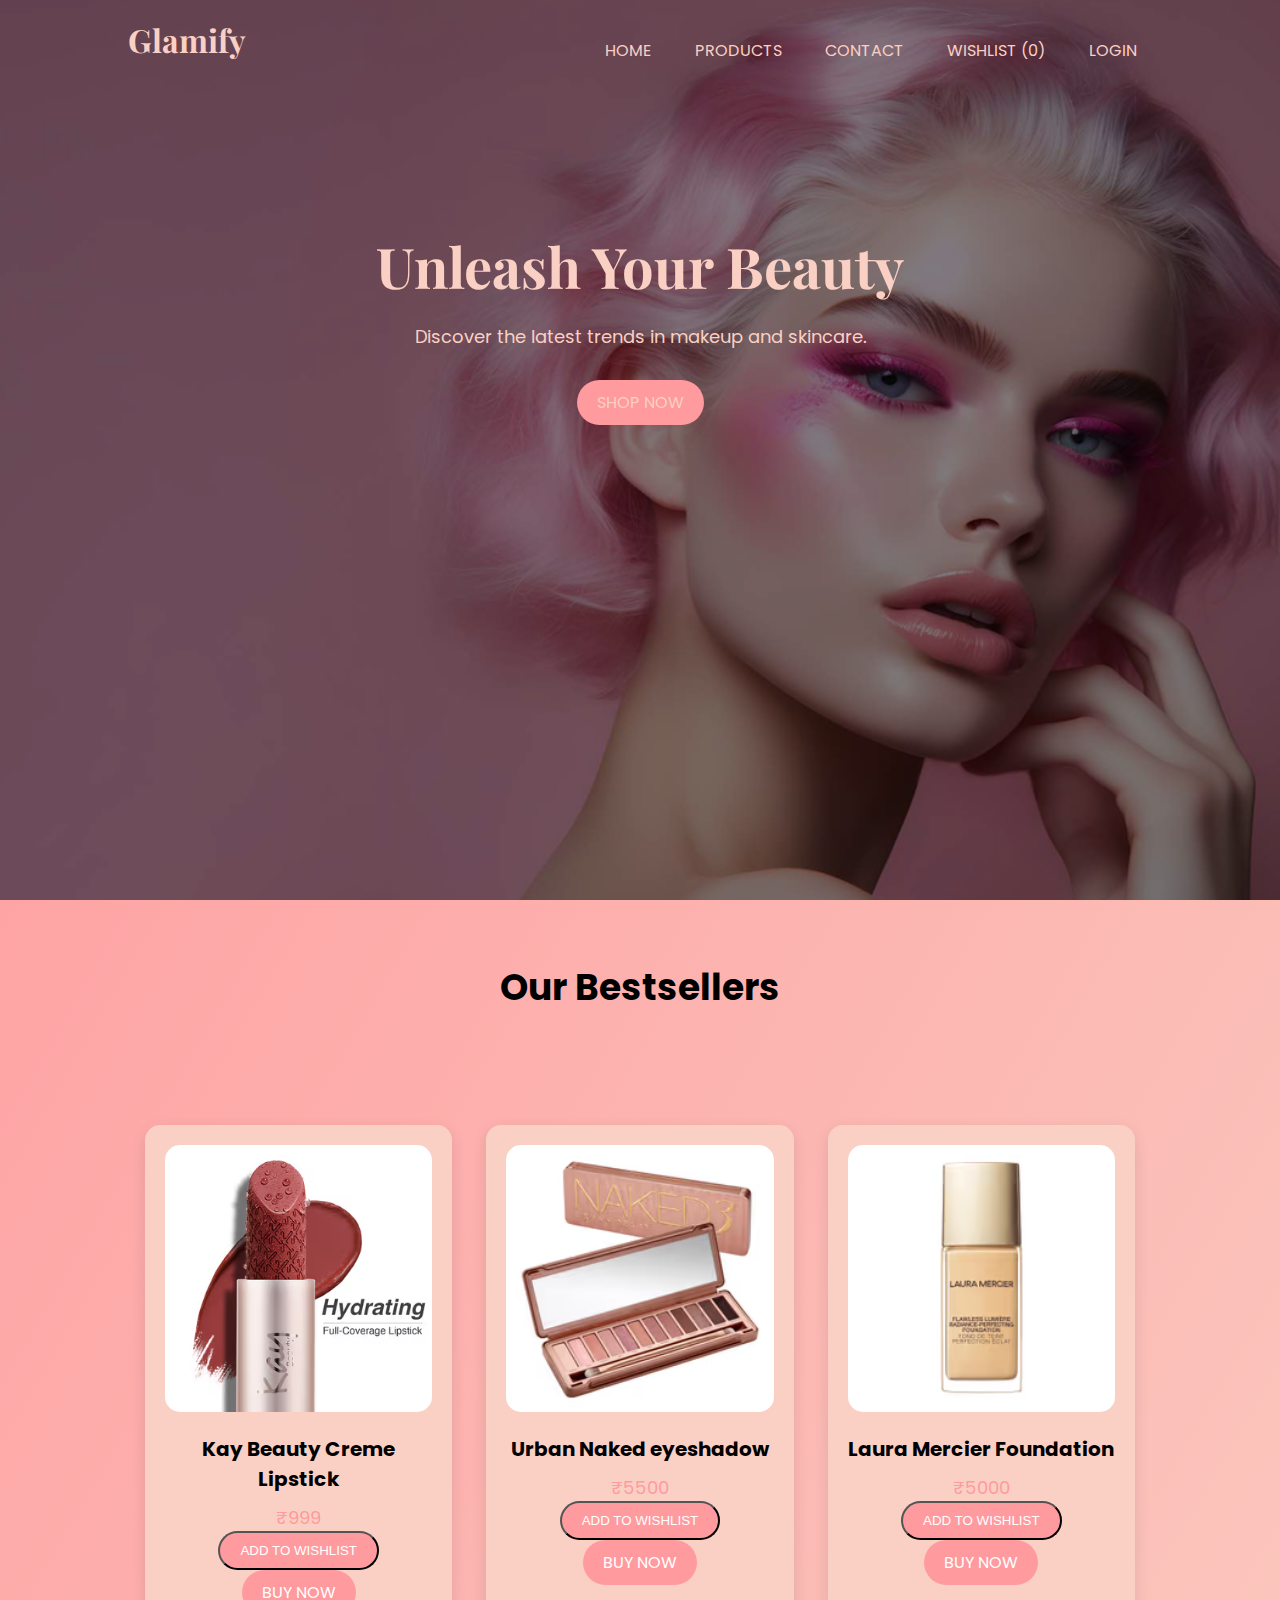
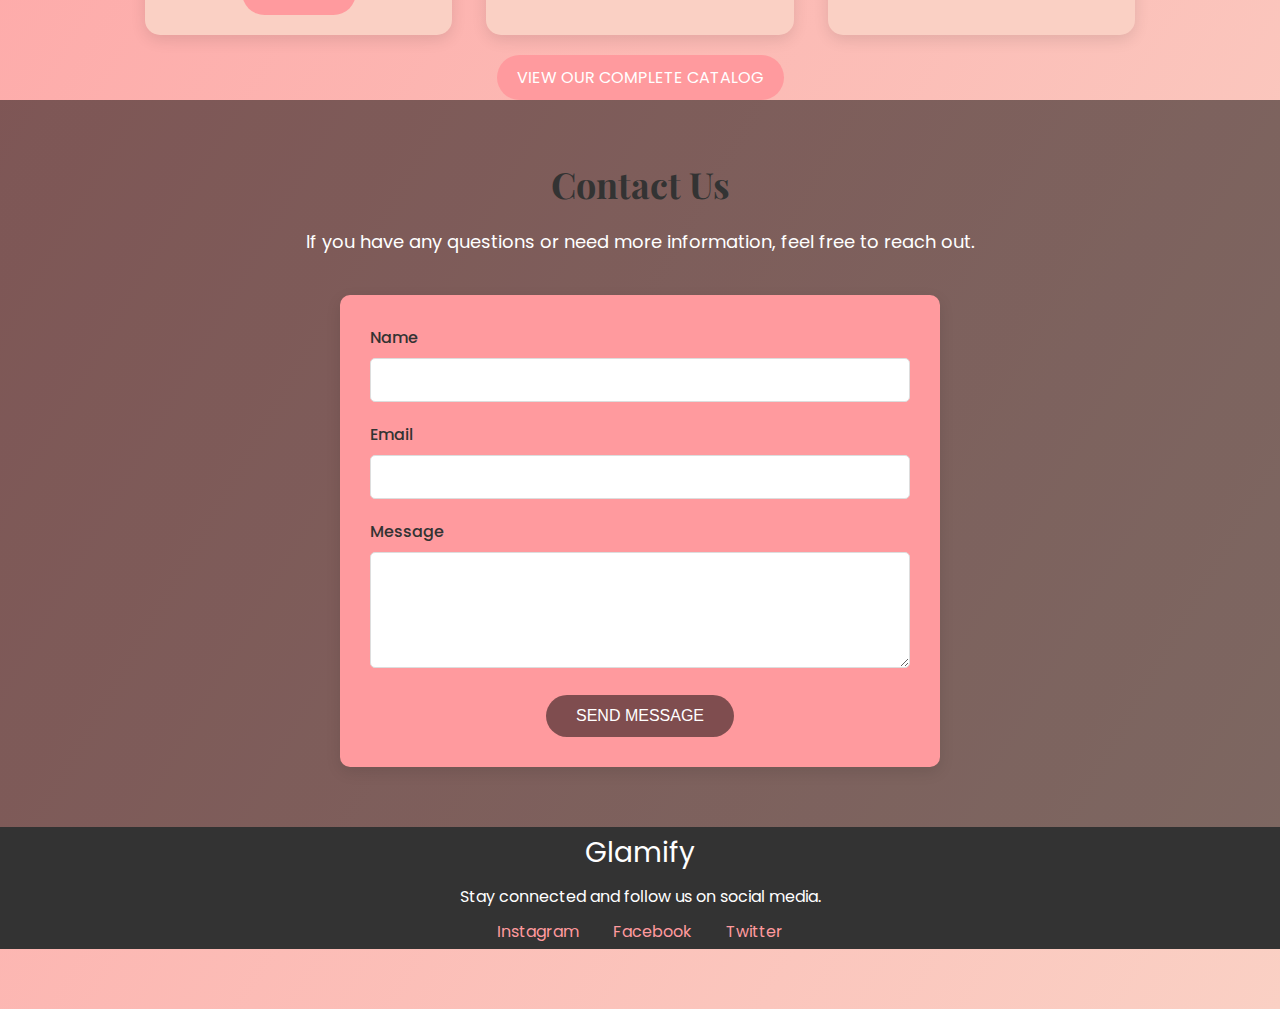
<file: index.html>
<!DOCTYPE html>
<html lang="en">
<head>
  <meta charset="UTF-8">
  <meta name="viewport" content="width=device-width, initial-scale=1.0">
  <meta http-equiv="X-UA-Compatible" content="IE=edge">
  <title>Glamify</title>
  <link rel="stylesheet" href="styles.css">
  <link href="https://fonts.googleapis.com/css2?family=Playfair+Display:wght@400;700&family=Poppins:wght@300;500&display=swap" rel="stylesheet">
</head>
<body>
  <header>
    <div class="container">
     <nav>
        <div class="logo">Glamify</div>
        <ul class="nav-links">
          <li><a href="#home">Home</a></li>
          <li><a href="catalog.html">Products</a></li>
        
          <li><a href="#contacts">Contact</a></li>
          <li><a href="wishlist.html" id="wishlist-icon">Wishlist <span id="wishlist-count">(0)</span></a></li>
          <li><a href="login.html" id="wishlist-icon">Login </a></li>
        
        </ul>
      </nav>
      <div class="hero" id ="home">
        <h1>Unleash Your Beauty</h1>
        <p>Discover the latest trends in makeup and skincare.</p>
        
        <a href="catalog.html" class="btn">Shop Now</a>
      </div>
    </div>
  </header>
<section class="products" id="products">
    <div class="container">
      <h2>Our Bestsellers</h2>
      <div class="product-grid">
        <div class="product-card">
          <img src="lipstick.avif" alt="Lipstick">
          <h3>Kay Beauty Creme Lipstick</h3>
          <p>₹999</p>
          <button class="btn wishlist-btn" onclick="addToWishlist('Kay Beauty Creme Lipstick', 999, 'lipstick.avif')">Add to Wishlist</button>
          <a href="https://www.nykaa.com/kay-beauty-signature-creme-lipstick-panache/p/16439255?productId=16439255&pps=4&skuId=14075611" target="_blank" class="btn">Buy Now</a>
        </div>
        <div class="product-card">
          <img src="eyeshadow.avif" alt="Eyeshadow">
          <h3>Urban  Naked eyeshadow</h3>
          <p>₹5500</p>
          <button class="btn wishlist-btn" onclick="addToWishlist('Urban Naked Eyeshadow',5500,'eyeshadow.avif')">Add to Wishlist</button>
          <a href="https://www.nykaa.com/urban-decay-naked-palette-3/p/12632941?productId=12632941&pps=1" target="_blank" class="btn">Buy Now</a>
        </div>
        <div class="product-card">
          <img src="foundation.avif" alt="Foundation">
          <h3>Laura Mercier Foundation</h3>
          <p>₹5000</p>
          <button class="btn wishlist-btn" onclick="addToWishlist('Laura Mercier Foundation',5000,'foundation.avifs')">Add to Wishlist</button>
          <a href="https://www.nykaa.com/laura-mercier-flawless-lumiere-foundation/p/17151260?productId=17151260&pps=3&skuId=17151209" target="_blank" class="btn">Buy Now</a>
        </div>
        
      </div>
      <script src="script.js"></script>
      
      <div class ="new">
        
      <p><a href="catalog.html" class="btn">View Our Complete Catalog</a></p>
    </div>
    </div>
  
    <section id="contacts" class="contacts">
      <div class="container">
        <h2>Contact Us</h2>
        <p>If you have any questions or need more information, feel free to reach out.</p>
        <form class="contact-form"  method="POST" form id="contacty">
          <div class="form-group">
            <label for="name">Name</label>
            <input type="text" id="name" name="name" required>
          </div>
          <div class="form-group">
            <label for="email">Email</label>
            <input type="email" id="email" name="email" required>
          </div>
          <div class="form-group">
            <label for="message">Message</label>
            <textarea id="message" name="message" rows="5" required></textarea>
          </div>
          <button type="submit" class="btn">Send Message</button>
        </form>
      </div>
    </section>
  <div id="wishlist-modal" style="display:none;">
    <div class="modal-content">
      <h3>Your Wishlist</h3>
      <ul id="wishlist-items"></ul>
      <button class="btn" onclick="closeWishlist()">Close</button>
    </div>
  </div>

 
  
    





    

   
  
<script src="https://cdn.emailjs.com/dist/email.min.js"></script>
<script type="text/javascript">
    (function(){
        emailjs.init("YUH1-BDvoNGEffAiD");  // Replace with your actual EmailJS user ID
    })();

    // Handling form submission
    document.getElementById('contacty').addEventListener('submit', function(event) {
        event.preventDefault(); // Prevent the default form submission

        // Send the form data to EmailJS
        emailjs.sendForm('service_rd17b9e','template_bflv74a', this)
            .then(function(response) {
                console.log('SUCCESS!', response.status, response.text);
                alert('SUCCESS! Message sent.');
            }, function(error) {
                console.log('FAILED...', error);
                alert('FAILED... ' + JSON.stringify(error));  // Display detailed error message
            });
    });
    // Function to update the wishlist count
function updateWishlistCount() {
  const wishlist = JSON.parse(localStorage.getItem("wishlist")) || [];
  document.getElementById("wishlist-count").textContent = `(${wishlist.length})`;
}

// Initialize the wishlist count on page load
document.addEventListener("DOMContentLoaded", updateWishlistCount);
</script>

  
  
  
 

  
 
  
   <footer>
    <div class="container">
      <div class="footer-info">
        <div class="footer-logo">Glamify</div>
        <p>Stay connected and follow us on social media.</p>
      </div>
      <div class="social-links">
        <a href="#">Instagram</a>
        <a href="#">Facebook</a>
        <a href="#">Twitter</a>
      </div>
    </div>
  </footer>
  
  
  
   
</body>
</html>
</file>
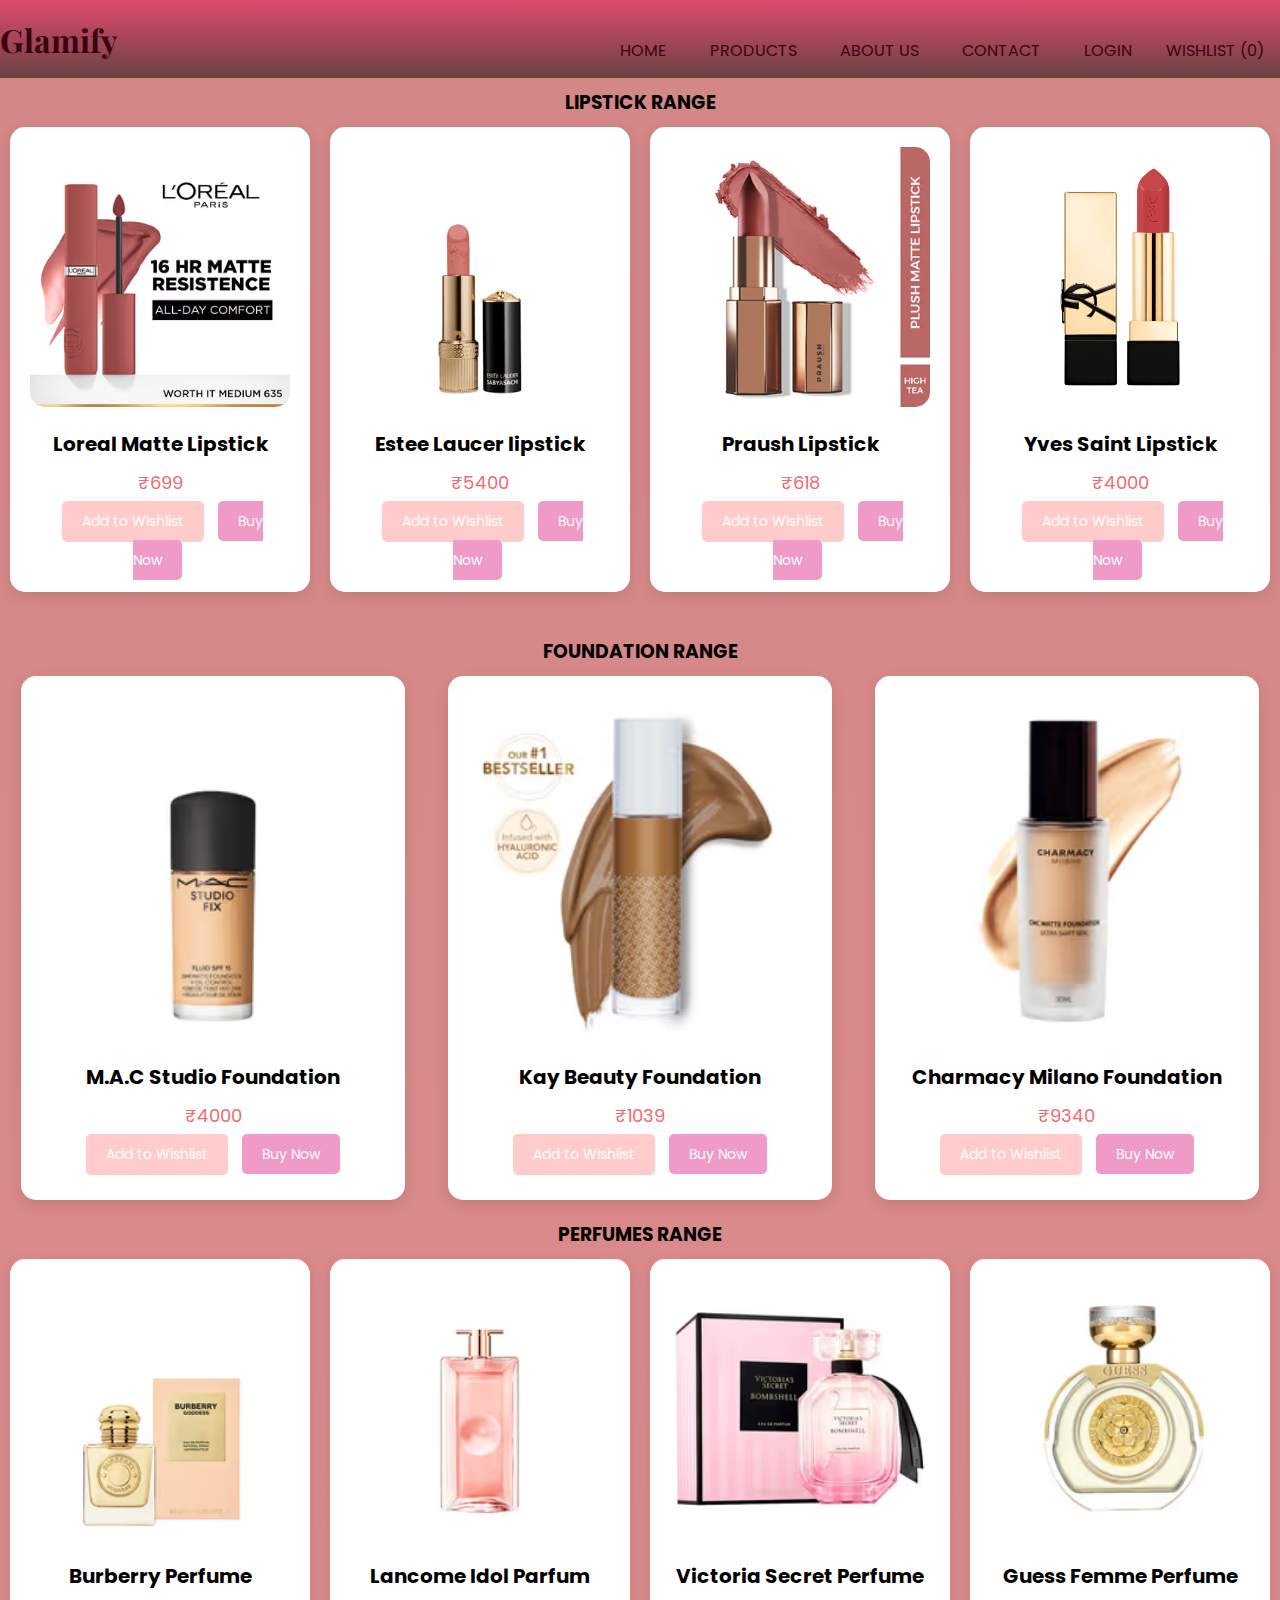
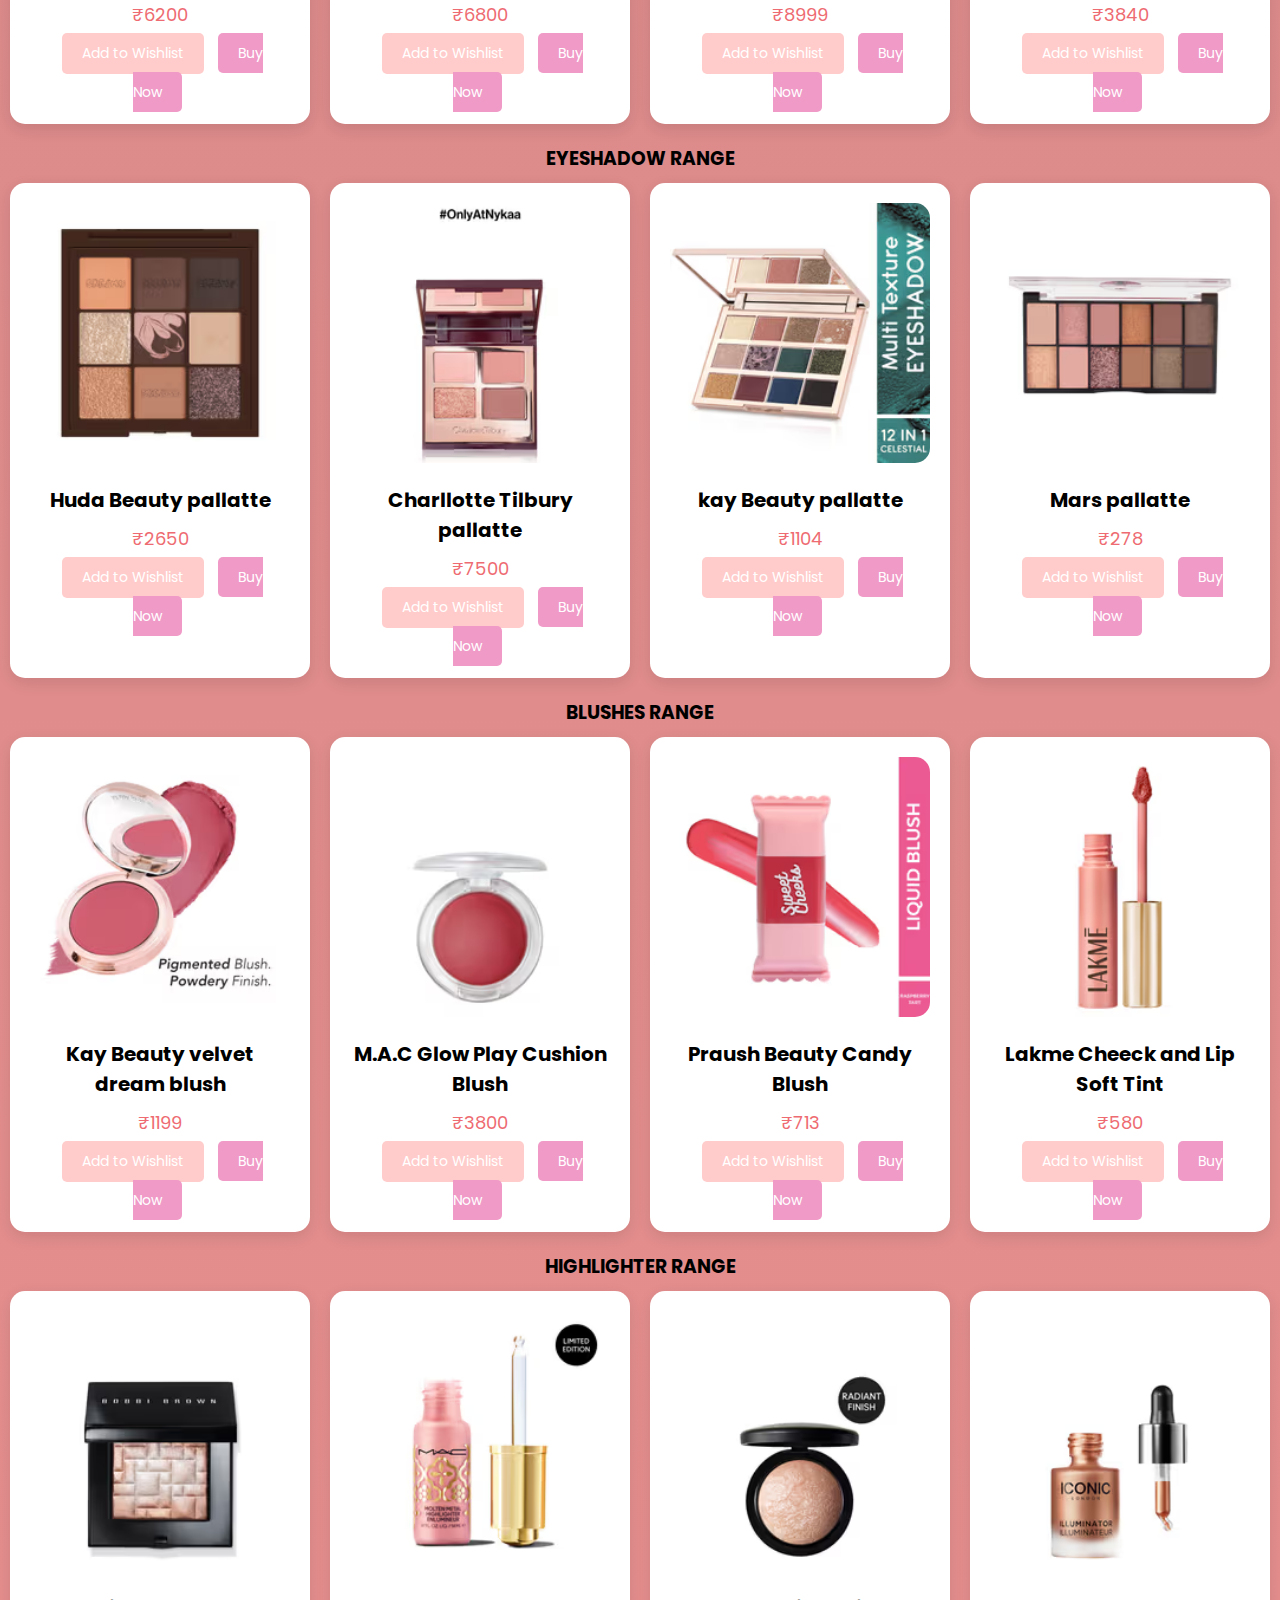
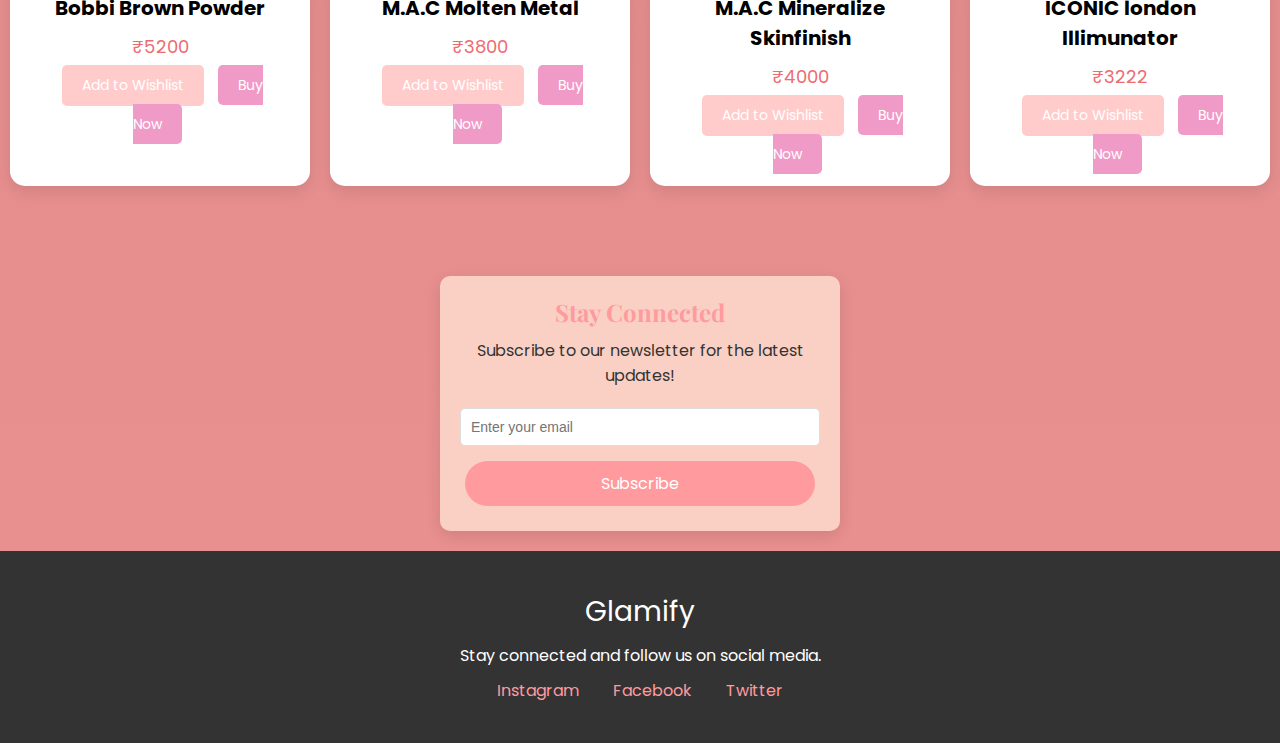
<file: catalog.html>
<!DOCTYPE html>
<html lang="en">
<head>
    <meta charset="UTF-8">
    <meta name="viewport" content="width=device-width, initial-scale=1.0">
    <title>Our Catalog</title>
    <link rel="stylesheet" href="styles_for_catalog.css">
  <link href="https://fonts.googleapis.com/css2?family=Playfair+Display:wght@400;700&family=Poppins:wght@300;500&display=swap" rel="stylesheet">
</head>
<body>
    <header>
        <div class="container">
         
          <nav>
            <div class="logo">Glamify</div>
            <ul class="nav-links">
              <li><a href="index.html">Home</a></li>
              <li><a href="index.html#products">Products</a></li>
              <li><a href="index.html#About">About Us</a></li>
              <li><a href="index.html#contacts">Contact</a></li>
              <li><a href="login.html" id="wishlist-icon">Login </a></li>
              <li><a href="wishlist.html" id="wishlist-icon">Wishlist <span id="wishlist-count">(0)</span></a></li>
             
             
            </ul>
          </nav>
        </header>
          <main>
            <div section class="products" id="products">
              <div class="container">
                <h3>LIPSTICK RANGE</h3>
                <div class="product-grid">
            <div class="product-card">
              <img src="lip2.avif" alt="lipstick">
              <h3>Loreal Matte Lipstick</h3>
              <p>₹699</p>
              <button class="btn wishlist-btn" onclick="addToWishlist('Loreal Matte Lipstick', 699, 'lipstick.avif')">Add to Wishlist</button>
              <a href="https://www.nykaa.com/l-oreal-paris-infallible-matte-resistance-liquid-lipstick/p/13168494?productId=13168494&pps=8&skuId=12769234" target="_blank" class="btn">Buy Now</a>
              </div>
              <div class="product-card">
                <img src="lip3.avif" alt="Lipstick">
                <h3>Estee Laucer lipstick</h3>
                <p>₹5400</p>
                <button class="btn wishlist-btn" onclick="addToWishlist('Estee Lauder Lipstick', 5400, 'lip3.avif')">Add to Wishlist</button>
                <a href="https://www.nykaa.com/estee-lauder-x-sabyasachi-limited-edition-lipstick-collection/p/12002663?productId=12002663&pps=2&skuId=12002659"target="_blank" class="btn">Buy Now</a>
              </div>
                <div class="product-card">
                  <img src="lip4.avif" alt="Lipstick">
                  <h3>Praush Lipstick</h3>
                  <p>₹618</p>
                  <button class="btn wishlist-btn" onclick="addToWishlist('Praush Lipstick', 618, 'lip3.avif')">Add to Wishlist</button>
                  <a href="https://www.nykaa.com/praush-formerly-plume-plush-matte-lipstick/p/8963415?productId=8963415&pps=1&skuId=8963361" target="_blank" class="btn">Buy Now</a>
                  </div>
                  <div class="product-card">
                    <img src="lip5.avif" alt="lipstick">
                    <h3>Yves Saint Lipstick</h3>
                    <p>₹4000</p>
                    <button class="btn wishlist-btn" onclick="addToWishlist('Yves SaintLipstick', 4000, 'lip3.avif')">Add to Wishlist</button>
                    <a href="https://www.nykaa.com/yves-saint-laurent-rouge-pur-couture-lipstick/p/16175557?productId=16175557&pps=1" target="_blank" class="btn">Buy Now</a>
                    </div>
                    </div>
                    <br>
                    
                    <div section class="products" id="products">
                      <div class="container">
                        <h3>FOUNDATION RANGE</h3>
                        <div class="product-grid">
                  
                    <div class="product-card">
                      <img src="foun1.avif" alt="foundation">
                      <h3>M.A.C Studio Foundation</h3>
                      <p>₹4000</p>
                      <button class="btn wishlist-btn" onclick="addToWishlist('M.A.C Studio Foundation', 4000, 'lip3.avif')">Add to Wishlist</button>
                      <a href="https://www.nykaa.com/m-a-cstudio-fix-fluid-spf-15-foundation/p/14327558?productId=14327558&pps=8&skuId=14327504" target="_blank" class="btn">Buy Now</a>
                      </div>
                      <div class="product-card">
                        <img src="foun2.avif" alt="foundation">
                        <h3>Kay Beauty Foundation</h3>
                        <p>₹1039</p>
                        <button class="btn wishlist-btn" onclick="addToWishlist('kay Beauty Foundation', 1039, 'lip3.avif')">Add to Wishlist</button>
                        
                        <a href="https://www.nykaa.com/kay-beauty-hydrating-foundation/p/1229442?productId=1229442&pps=1&skuId=772973"target="_blank" class="btn">Buy Now</a>
                      </div>
                        <div class="product-card">
                          <img src="foun3.avif" alt="foundation">
                          <h3>Charmacy Milano Foundation</h3>
                          <p>₹9340</p>
                          <button class="btn wishlist-btn" onclick="addToWishlist('Charmacy Milano Foundation', 9340, 'lip3.avif')">Add to Wishlist</button>
                          <a href="https://www.nykaa.com/charmacy-milano-matte-foundation/p/7678711?productId=7678711&pps=1&skuId=7678706"target="_blank" class="btn">Buy Now</a>
                          </div>
                          </div>
                          <div section class="products" id="products">
                            <div class="container">
                              <h3>PERFUMES RANGE</h3>
                              <div class="product-grid">
                          <div class="product-card">
                            <img src="perfume 1.avif" alt="perfume">
                            <h3>Burberry Perfume</h3>
                            <p>₹6200</p>
                            <button class="btn wishlist-btn" onclick="addToWishlist('Burberry Perfume', 6200, 'lip3.avif')">Add to Wishlist</button>
                            <a href="https://www.nykaa.com/burberry-goddess-eau-de-parfum/p/12011633?productId=12011633&pps=19&skuId=12011630"target="_blank" class="btn">Buy Now</a>
                            </div>
                            
                          <div class="product-card">
                              <img src="perfume 2.avif" alt="perfume">
                              <h3>Lancome Idol Parfum</h3>
                              <p>₹6800</p>
                              <button class="btn wishlist-btn" onclick="addToWishlist('Lancome Idol Perfume', 6800, 'lip3.avif')">Add to Wishlist</button>
                              <a href="https://www.nykaa.com/lancome-idole-eau-de-parfum/p/11234670?productId=11234670&pps=1" target="_blank"class="btn">Buy Now</a>
                            </div>
                            <div class="product-card">
                              <img src="perfume3.avif" alt="perfume">
                              <h3>Victoria    Secret  Perfume</h3>
                              <p>₹8999</p>
                              <button class="btn wishlist-btn" onclick="addToWishlist('Victoria Secret Perfume', 8999, 'lip3.avif')">Add to Wishlist</button>
                              <a href="https://www.nykaa.com/victoria-s-secret-bombshell-edp/p/5229540?productId=5229540&pps=2&skuId=5229399" target="_blank" class="btn">Buy Now</a>
                            </div>
                            <div class="product-card">
                              <img src="perfume 4.avif" alt="perfume">
                              <h3>Guess    Femme    Perfume</h3>
                              <p>₹3840</p>
                              <button class="btn wishlist-btn" onclick="addToWishlist('Guess Femme Perfume', 3840, 'lip3.avif')">Add to Wishlist</button>
                              <a href="https://www.nykaa.com/guess-bella-vita-eau-de-parfum/p/13913003?productId=13913003&pps=1&skuId=5288358"target="_blank" class="btn">Buy Now</a>
                            </div>


                    </div>
                    <div section class="products" id="products">
                      <div class="container">
                        <h3>EYESHADOW RANGE</h3>
                        <div class="product-grid">
                  
                    <div class="product-card">
                      <img src="eyeshadow1.avif" alt="eyeshadow">
                      <h3>Huda Beauty pallatte</h3>
                      <p>₹2650</p>
                      <button class="btn wishlist-btn" onclick="addToWishlist('Huda Beauty Pallatte', 2650, 'lip3.avif')">Add to Wishlist</button>
                      <a href="https://www.nykaa.com/huda-beauty-creamy-obsessions-eye-shadow-palette/p/13949447?productId=13949447&pps=96&skuId=13949440" target="_blank" class="btn">Buy Now</a>
                      </div>
                      <div class="product-card">
                        <img src="eyeshadow3.avif" alt="eyeshadow">
                        <h3>Charllotte Tilbury pallatte</h3>
                        <p>₹7500</p>
                        <button class="btn wishlist-btn" onclick="addToWishlist('Charllotte Tilbury Perfume', 7500, 'lip3.avif')">Add to Wishlist</button>
                        <a href="https://www.nykaa.com/charlotte-tilbury-pillow-talk-beautyverse-love-palette-xmas-2024/p/16741987?productId=16741987&pps=44" target="_blank" class="btn">Buy Now</a>
                      </div>

                        <div class="product-card">
                          <img src="eyeshadow4.avif" alt="eye shadow">
                          <h3>kay Beauty pallatte</h3>
                          <p>₹1104</p>
                          <button class="btn wishlist-btn" onclick="addToWishlist('kay Beauty pallatte', 1104, 'lip3.avif')">Add to Wishlist</button>
                          <a href="https://www.nykaa.com/kay-beauty-eyekanvas-eyeshadow-palette/p/1324436?productId=1324436&pps=16&skuId=772946"  target="_blank"class="btn">Buy Now</a>
                          </div>
                          <div class="product-card">
                            <img src="eyeshadow5.avif" alt="eye shadow">
                            <h3>Mars pallatte</h3>
                            <p>₹278</p>
                            <button class="btn wishlist-btn" onclick="addToWishlist('Mars Pallatte', 278, 'lip3.avif')">Add to Wishlist</button>
                            <a href="https://www.nykaa.com/mars-dance-with-joy-eyeshadow-palette/p/6955060?productId=6955060&pps=14" target="_blank" class="btn">Buy Now</a>
                            </div>
                            </div>
                            <div section class="products" id="products">
                              <div class="container">
                                <h3>BLUSHES RANGE</h3>
                                 <div class="product-grid">
                          
                            <div class="product-card">
                              <img src="blush1.avif" alt="blush">
                              <h3>Kay Beauty velvet dream blush</h3>
                              <p>₹1199</p>
                              <button class="btn wishlist-btn" onclick="addToWishlist('Kay Beauty velvet Dream blush', 1199, 'lip3.avif')">Add to Wishlist</button>
                              <a href="https://www.nykaa.com/kay-beauty-velvet-dream-multi-use-blush/p/17395669?productId=17395669&pps=3&skuId=14488863" target="_blank"class="btn">Buy Now</a>
                              </div>
                              <div class="product-card">
                                <img src="blush2.avif" alt="blush">
                                <h3>M.A.C Glow Play  Cushion Blush</h3>
                                <p>₹3800</p>
                                <button class="btn wishlist-btn" onclick="addToWishlist('M.A.C Glow Play  Cushion Blush', 3800, 'lip3.avif')">Add to Wishlist</button>
                                <a href="https://www.nykaa.com/m-a-c-glow-play-blush/p/15946985?productId=15946985&pps=6&skuId=15946984" target="_blank"class="btn">Buy Now</a>
                              </div>
        
                                <div class="product-card">
                                  <img src="blush3.avif" alt="blush">
                                  <h3>Praush  Beauty Candy  Blush</h3>
                                  <p>₹713</p>
                                  <button class="btn wishlist-btn" onclick="addToWishlist('Praush Beauty Candy Blush', 713, 'lip3.avif')">Add to Wishlist</button>
                              
                                  <a href="https://www.nykaa.com/praush-sweet-cheeks-cream-blush/p/10114473?productId=10114473&pps=10&skuId=10114472"target="_blank" class="btn">Buy Now</a>
                                  </div>
                                  <div class="product-card">
                                    <img src="blush4.avif" alt="blush">
                                    <h3>Lakme Cheeck and Lip Soft Tint</h3>
                                    <p>₹580</p>
                                    <button class="btn wishlist-btn" onclick="addToWishlist('Lakme Cheeck and Lip Soft Tint', 580,'lip3.avif')">Add to Wishlist</button>
                                    <a href="https://www.nykaa.com/lakme-9-to-5-weightless-matte-mousse-lip-cheek-color/p/73137?productId=73137&pps=18&skuId=73141" target="_blank" class="btn">Buy Now</a>
                                    </div>
                                    </div>
                                    <div section class="products" id="products">
                                      <div class="container">
                                        <h3>HIGHLIGHTER RANGE</h3>
                                         <div class="product-grid">
                                  
                                    <div class="product-card">
                                      <img src="high1.avif" alt="highlighter">
                                      <h3>Bobbi Brown Powder</h3>
                                      <p>₹5200</p>
                                      <button class="btn wishlist-btn" onclick="addToWishlist('Boobi Brown Powder ', 5200, 'lip3.avif')">Add to Wishlist</button>
                                      <a href="https://www.nykaa.com/bobbi-brown-highlighting-powder/p/102069?productId=102069&pps=1&skuId=5312917"  target="_blank"class="btn">Buy Now</a>
                                      </div>
                                      <div class="product-card">
                                        <img src="high2.avif" alt="highlighter">
                                        <h3>M.A.C Molten Metal </h3>
                                        <p>₹3800</p>
                                        <button class="btn wishlist-btn" onclick="addToWishlist('M.A.C Molten Metal', 3800, 'lip3.avif')">Add to Wishlist</button>
                                        <a href="https://www.nykaa.com/m-a-c-molten-metal-highlighter-joy/p/16183739?productId=16183739&pps=4"  target="_blank "class="btn">Buy Now</a>
                                      </div>
                
                                        <div class="product-card">
                                          <img src="high3.avif" alt="highlighter">
                                          <h3>M.A.C Mineralize Skinfinish </h3>
                                          <p>₹4000</p>
                                          <button class="btn wishlist-btn" onclick="addToWishlist('M.A.C Mineralize Skinfinish', 4000, 'lip3.avif')">Add to Wishlist</button>
                                          <a href="https://www.nykaa.com/m-a-c-mineralize-skinfinish/p/88777?productId=88777&pps=1&skuId=88776" target="_blank" class="btn">Buy Now</a>
                                          </div>
                                          <div class="product-card">
                                            <img src="high4.avif" alt="highlighter">
                                            <h3>ICONIC london Illimunator</h3>
                                            <p>₹3222</p>
                                            <button class="btn wishlist-btn" onclick="addToWishlist('Iconic london Illuminator', 3222, 'lip3.avif')">Add to Wishlist</button>
                                            <a href="https://www.nykaa.com/iconic-london-illuminator/p/5332946?productId=5332946&pps=8&skuId=5332876" target="_blank" class="btn">Buy Now</a>
                                            </div>
                                            </div>
                         </div>
                         <div id="wishlist-modal" style="display:none;">
                          <div class="modal-content">
                            <h3>Your Wishlist</h3>
                            <ul id="wishlist-items"></ul>
                            <button class="btn" onclick="closeWishlist()">Close</button>
                          </div>
                        </div>
                       
                       
          </main>
          
        </div>
        <div class="stay-connected">
          <h3>Stay Connected</h3>
          <p>Subscribe to our newsletter for the latest updates!</p>
          <form class="subscribe-form">
            <input type="email" placeholder="Enter your email" required />
            <button type="submit" class="btn">Subscribe</button>
          </form>
        </div>
        
     
      
     
      <footer>
        <div class="container">
          <div class="footer-info">
            <div class="footer-logo">Glamify</div>
            <p>Stay connected and follow us on social media.</p>
          </div>
          <div class="social-links">
            <a href="#">Instagram</a>
            <a href="#">Facebook</a>
            <a href="#">Twitter</a>
          </div>
          <script src="script.js"></script>
      
        </div>
      </footer>

    
    
</body>
</html>
</file>
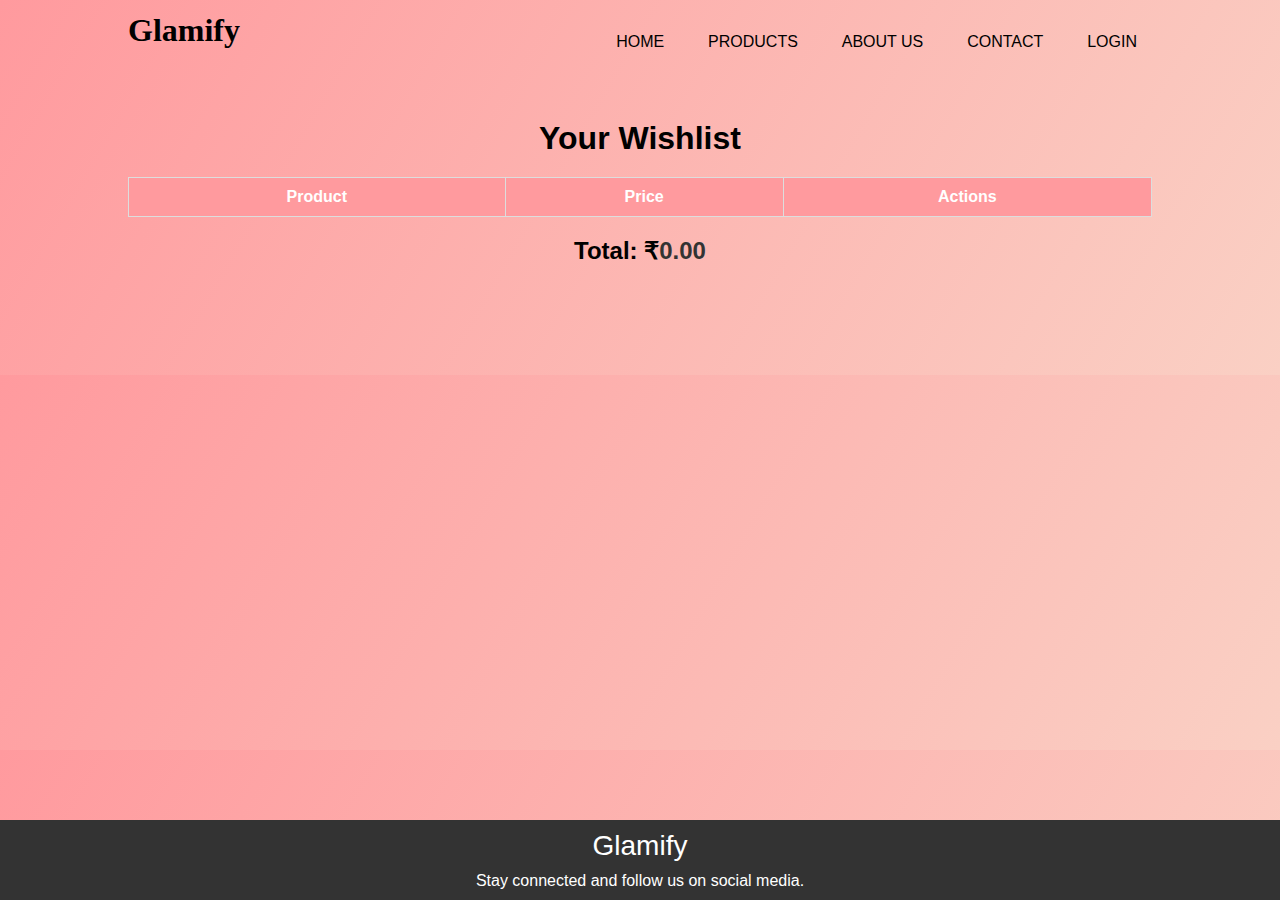
<file: wishlist.html>
<!DOCTYPE html>
<html lang="en">
<head>
  <meta charset="UTF-8">
  <meta name="viewport" content="width=device-width, initial-scale=1.0">
  <title>Wishlist</title>
  <link rel="stylesheet" href="wishlist.css">
</head>
<body>
  
    <div class="container">
      <nav>
        <div class="logo">Glamify</div>
        <ul class="nav-links">
          <li><a href="index.html">Home</a></li>
          <li><a href="catalog.html">Products</a></li>
          <li><a href="index.html#About">About Us</a></li>
          <li><a href="index.html#contacts">Contact</a></li>
          <li><a href="login.html" id="wishlist-icon">Login </a></li>
        
        </ul>
      </nav>
    </div>
  

  <main class="wishlist">
    <div class="container">
      <h1>Your Wishlist</h1>
      <div id="wishlist-container">
        <table id="wishlist-table">
          <thead>
            <tr>
              <th>Product</th>
              <th>Price</th>
              <th>Actions</th>
            </tr>
          </thead>
          <tbody>
            <!-- Wishlist items will be dynamically populated here -->
          </tbody>
        </table>
        <div class="wishlist-total">
          <h2>Total: ₹<span id="wishlist-total">0</span></h2>
        </div>
      </div>
    </div>
  </main>

  <footer>
    <div class="container">
      <div class="footer-info">
        <div class="footer-logo">Glamify</div>
        <p>Stay connected and follow us on social media.</p>
      </div>
      </div>
      </footer>
      

  <script src="wishlist.js"></script>

</body>

</html>
</file>
<file: styles.css>
* {
  margin: 0;
  padding: 0;
  box-sizing: border-box;
  padding: 0px;
}

body {
  font-family: 'Poppins', sans-serif;
  background: linear-gradient(120deg, #ff9a9e, #fad0c4);
  color: black;
}

header {
  height: 100vh;
  background: linear-gradient(rgba(0, 0, 0, 0.5), rgba(0, 0, 0, 0.5)), url("2.jpg");
  background-size: cover;
  background-position: center;
  background-repeat: no-repeat;
  padding-top: 0px;
  color: white;
  display: flex;
}

header * {
  color: #fad0c4 !important;
}


.container {
  width: 80%;
  margin: 0 auto;
   background-size: cover;
  background-position: center;
  background-repeat: no-repeat;
  
}


nav {
  display: flex;
  justify-content: space-between;
  align-items: center;
  padding: 1px 0;
  font-size: 50px;
}

.logo {
  font-family: 'Playfair Display', serif;
  font-size: 32px;
  font-weight: bold;
  color: black;
  padding-top: 0px;
}

.nav-links {
  list-style: none;
  padding-top: 0px;
}

.nav-links li {
  display: inline;
  margin: 0 15px;
}

.nav-links a {
  color: black;
  text-decoration: none;
  font-size: 16px;
  text-transform: uppercase;
  transition: color 0.3s;
}

.nav-links a:hover {
  color: #ff9a9e;
}

.hero {
  text-align: center;
  margin-top: 150px;
  color:black;
  
}

.hero h1 {
  font-family: 'Playfair Display', serif;
  font-size: 56px;
  margin-bottom: 20px;
}

.hero p {
  font-size: 18px;
  margin-bottom: 30px;
}

.btn {
  display: inline-block;
  padding: 10px 20px;
  background-color: #ff9a9e;
  color: #fff;
  border-radius: 30px;
  text-decoration: none;
  text-transform: uppercase;
  transition: background-color 0.3s;
}


.btn:hover {
  background-color: #fad0c4;
}
.product-grid{
  display: flex;
  justify-content: space-around;
}

.products{
  padding: 60px 0;
  text-align: center;
}

.products h2{
  font-size: 36px;
  margin-bottom: 10px;
}
.product-card{
  background-color: #fad0c4;
  border-radius: 15px;
  padding: 20px;
  box-shadow: 0 5px 15px rgba(0, 0, 0, 0.1);
  width: 30%;
  
}
.new{
  padding-top: 120px;
}



.product-card img {
  width: 100%;
  border-radius: 15px;
  margin-bottom: 15px;
}

.product-card h3 {
  font-size: 20px;
  margin-bottom: 10px;
}

.product-card p {
  font-size: 18px;
  color: #ff9a9e;
}

footer {
  background-color: #333;
  color: white;
  padding: 5px 0;
}

.footer-info {
  text-align: center;
}

.footer-logo {
  font-size: 28px;
  margin-bottom: 10px;
}

.social-links {
  text-align: center;
  margin-top: 10px;
}



.social-links a {
  color: #ff9a9e;
  text-decoration: none;
  margin: 0 15px;
  font-size: 16px;
}

.social-links a:hover {
  color: #fad0c4;
}
.product-card {
  transform: translateY(100px);
  transition: opacity 0.5s ease, transform 0.5s ease;
}

.product-card.active {
  opacity: 2;
  transform: translateY(0);
}
/* Contact Section Styling */
.contacts {
  padding: 60px 0;
  background: linear-gradient(rgba(0, 0, 0, 0.5), rgba(0, 0, 0, 0.5));
  text-align: center;
}

.contacts h2 {
  font-size: 36px;
  margin-bottom: 20px;
  font-family: 'Playfair Display', serif;
  color: #333;
}

.contacts p {
  margin-bottom: 40px;
  font-size: 18px;
  color: white;
}

/* Contact Form Styling */
.contact-form {
  width: 200%;
  max-width: 600px;
  margin: 0 auto;
  background-color: #ff9a9e;
  padding: 30px;
  border-radius: 10px;
  box-shadow: 0 5px 15px rgba(0, 0, 0, 0.1);
}

.form-group {
  margin-bottom: 20px;
  text-align: left;
}

.form-group label {
  font-size: 16px;
  font-weight: 500;
  color: #333;
  margin-bottom: 8px;
  display: block;
}

.form-group input,
.form-group textarea {
  width: 100%;
  padding: 12px;
  border: 1px solid #ddd;
  border-radius: 5px;
  font-size: 16px;
  color: #333;
}

.form-group input:focus,
.form-group textarea:focus {
  outline: none;
  border-color: #ff9a9e; /* Highlight color on focus */
}

.contact-form .btn {
  display: inline-block;
  padding: 12px 30px;
  background:linear-gradient(rgba(0, 0, 0, 0.5), rgba(0, 0, 0, 0.5));;
  color: white;
  border: none;
  border-radius: 30px;
  font-size: 16px;
  cursor: pointer;
  transition: background-color 0.3s;
}

.contact-form .btn:hover {
  background-color: #fad0c4;
}
.wishlist {
  padding: 60px 0;
  text-align: center;
}

#wishlist-table {
  width: 100%;
  border-collapse: collapse;
  margin: 20px 0;
}

#wishlist-table th, #wishlist-table td {
  border: 1px solid #ddd;
  padding: 10px;
}

#wishlist-table th {
  background-color: #ff9a9e;
  color: white;
}

#wishlist-total {
  font-size: 24px;
  color: #333;
}

.remove-btn {
  background-color: #ff6666;
  color: white;
  border: none;
  padding: 5px 10px;
  cursor: pointer;
  border-radius: 5px;
}

.remove-btn:hover {
  background-color: #e60000;
}
</file>
<file: styles_for_catalog.css>
* {
    margin: 0;
    padding: 0;
    box-sizing: border-box;
    padding: 0px;
  }
  
  body {
    font-family: 'Poppins', sans-serif;
    background: linear-gradient(rgba(167, 16, 16, 0.5), rgba(212, 33, 33, 0.5));
    
  }
  
  header {
    height: 100vh;
    background: linear-gradient(rgba(235, 13, 79, 0.5), rgba(0, 0, 0, 0.5)), url("");
    background-size: cover;
    background-position: center;
    background-repeat: no-repeat;
    padding-top: 0px;
    color: white;
    display: flex;
    height: auto;
  }
  
  header * {
    color: #3b0210 !important;
  }
  .container {
    width: 100%;
    margin: 0 auto;
    
    background-size: cover;
    background-position: center;
    background-repeat: no-repeat;
  }
  .product-card {
    background-color: #fff;
    border-radius: 15px;
    padding: 20px;
    box-shadow: 0 5px 15px rgba(0, 0, 0, 0.1);
    width: 30%;
    margin:10px;
    
  }
  .product-card img {
    width: 100%;
    border-radius: 15px;
    margin-bottom: 15px;
  }
  .product-grid {
    display: flex;
    justify-content:space-around;
  }
  .products {
    padding:  10px 0px;
    text-align: center;
  }
  .product-card h3 {
    font-size: 20px;
    margin-bottom: 10px;
  }
  
  .product-card p {
    font-size: 18px;
    color: #ee6b71;
  }  
 
  
  nav {
    display: flex;
    justify-content: space-between;
    align-items: center;
    padding: 1px 0;
    font-size: 50px;
  }
  
  .logo {
    font-family: 'Playfair Display', serif;
    font-size: 32px;
    font-weight: bold;
    color: black;
    padding-top: 0px;
  }
  
  .nav-links {
    list-style: none;
    padding-top: 0px;
  }
  
  .nav-links li {
    display: inline;
    margin: 0 15px;
  }
  
  .nav-links a {
    color: black;
    text-decoration: none;
    font-size: 16px;
    text-transform: uppercase;
    transition: color 0.3s;
  }
  
  .nav-links a:hover {
    color: #ff9a9e;
  }
  footer {
    background-color: #333;
    color: white;
    padding: 40px 0;
  }
  
  .footer-info {
    text-align: center;
  }
  
  .footer-logo {
    font-size: 28px;
    margin-bottom: 10px;
  }
  
  .social-links {
    text-align: center;
    margin-top: 10px;
  }
  .social-links a {
    color: #ff9a9e;
    text-decoration: none;
    margin: 0 15px;
    font-size: 16px;
  }
  
  .social-links a:hover {
    color: #fad0c4;
  }
  
 
  
  
  
  
  
  /* Button styles */
.btn {
  background-color: #f09ac7; /* Light pink */
  color: #fff;
  padding: 10px 20px;
  text-align: center;
  text-decoration: none;
  border: none;
  border-radius: 5px;
  cursor: pointer;
  font-family: 'Poppins', sans-serif;
  font-size: 14px;
  margin: 5px;
}

.btn:hover {
  background-color: #e678a2; /* Darker pink for hover */
}

.wishlist-btn {
  background-color: #ffcccb; /* Light coral */
}

.wishlist-btn:hover {
  background-color: #ff9999; /* Darker coral */
}
/* Stay Connected Box Styling */
.stay-connected {
  background-color: #fad0c4;
  padding: 20px;
  border-radius: 10px;
  box-shadow: 0 5px 15px rgba(0, 0, 0, 0.1);
  text-align: center;
  width: 90%;
  max-width: 400px;
  margin: 20px auto;
}

.stay-connected h3 {
  font-size: 24px;
  color: #ff9a9e;
  margin-bottom: 10px;
  font-family: 'Playfair Display', serif;
}

.stay-connected p {
  font-size: 16px;
  color: #333;
  margin-bottom: 20px;
}

.subscribe-form {
  display: flex;
  flex-direction: column;
  gap: 10px;
}

.subscribe-form input {
  padding: 10px;
  border: 1px solid #ddd;
  border-radius: 5px;
  font-size: 14px;
}

.subscribe-form input:focus {
  border-color: #ff9a9e;
  outline: none;
}

.subscribe-form .btn {
  padding: 10px;
  font-size: 16px;
  background-color: #ff9a9e;
  color: #fff;
  border: none;
  border-radius: 30px;
  cursor: pointer;
  transition: background-color 0.3s;
}

.subscribe-form .btn:hover {
  background-color: #fad0c4;
}
</file>
<file: wishlist.css>
* {
    margin: 0;
    padding: 0;
    box-sizing: border-box;
    padding: 0px;
  }
  
  body {
    font-family: 'Poppins', sans-serif;
    background: linear-gradient(120deg, #ff9a9e, #fad0c4);
    color: black;
    padding-bottom: 50px; /* Adds space to avoid content being covered by the footer */
  }
  
  .container {
    width: 80%;
    margin: 0 auto;
     background-size: cover;
    background-position: center;
    background-repeat: no-repeat;
    
  }
  
  
  nav {
    display: flex;
    justify-content: space-between;
    align-items: center;
    padding: 1px 0;
    font-size: 50px;
  }
  
  .logo {
    font-family: 'Playfair Display', serif;
    font-size: 32px;
    font-weight: bold;
    color: black;
    padding-top: 0px;
  }
  
  .nav-links {
    list-style: none;
    padding-top: 0px;
}

.nav-links li {
  display: inline;
  margin: 0 15px;
}

.nav-links a {
  color: black;
  text-decoration: none;
  font-size: 16px;
  text-transform: uppercase;
  transition: color 0.3s;
}

.nav-links a:hover {
  color: #ff9a9e;
}


footer {
    background-color: #333;
    color: white;
    padding: 10px 0;
    text-align: center;
    position: fixed; /* Fixes the footer at the bottom */
    bottom: 0; /* Sticks to the bottom of the viewport */
    width: 100%; /* Ensures it spans the full width */
    z-index: 10; /* Keeps it above other content if necessary */
  }

.footer-info {
  text-align: center;
}

.footer-logo {
  font-size: 28px;
  margin-bottom: 10px;
}

.social-links {
  text-align: center;
  margin-top: 10px;
}

.social-links a {
  color: #ff9a9e;
  text-decoration: none;
  margin: 0 15px;
  font-size: 16px;
}


.wishlist {
  padding: 60px 0;
  text-align: center;
}

#wishlist-table {
  width: 100%;
  border-collapse: collapse;
  margin: 20px 0;
}

#wishlist-table th, #wishlist-table td {
  border: 1px solid #ddd;
  padding: 10px;
}

#wishlist-table th {
  background-color: #ff9a9e;
  color: white;
}

#wishlist-total {
  font-size: 24px;
  color: #333;
}

.remove-btn {
  background-color: #ff6666;
  color: white;
  border: none;
  padding: 5px 10px;
  cursor: pointer;
  border-radius: 5px;
}

.remove-btn:hover {
  background-color: #e60000;
}
</file>
